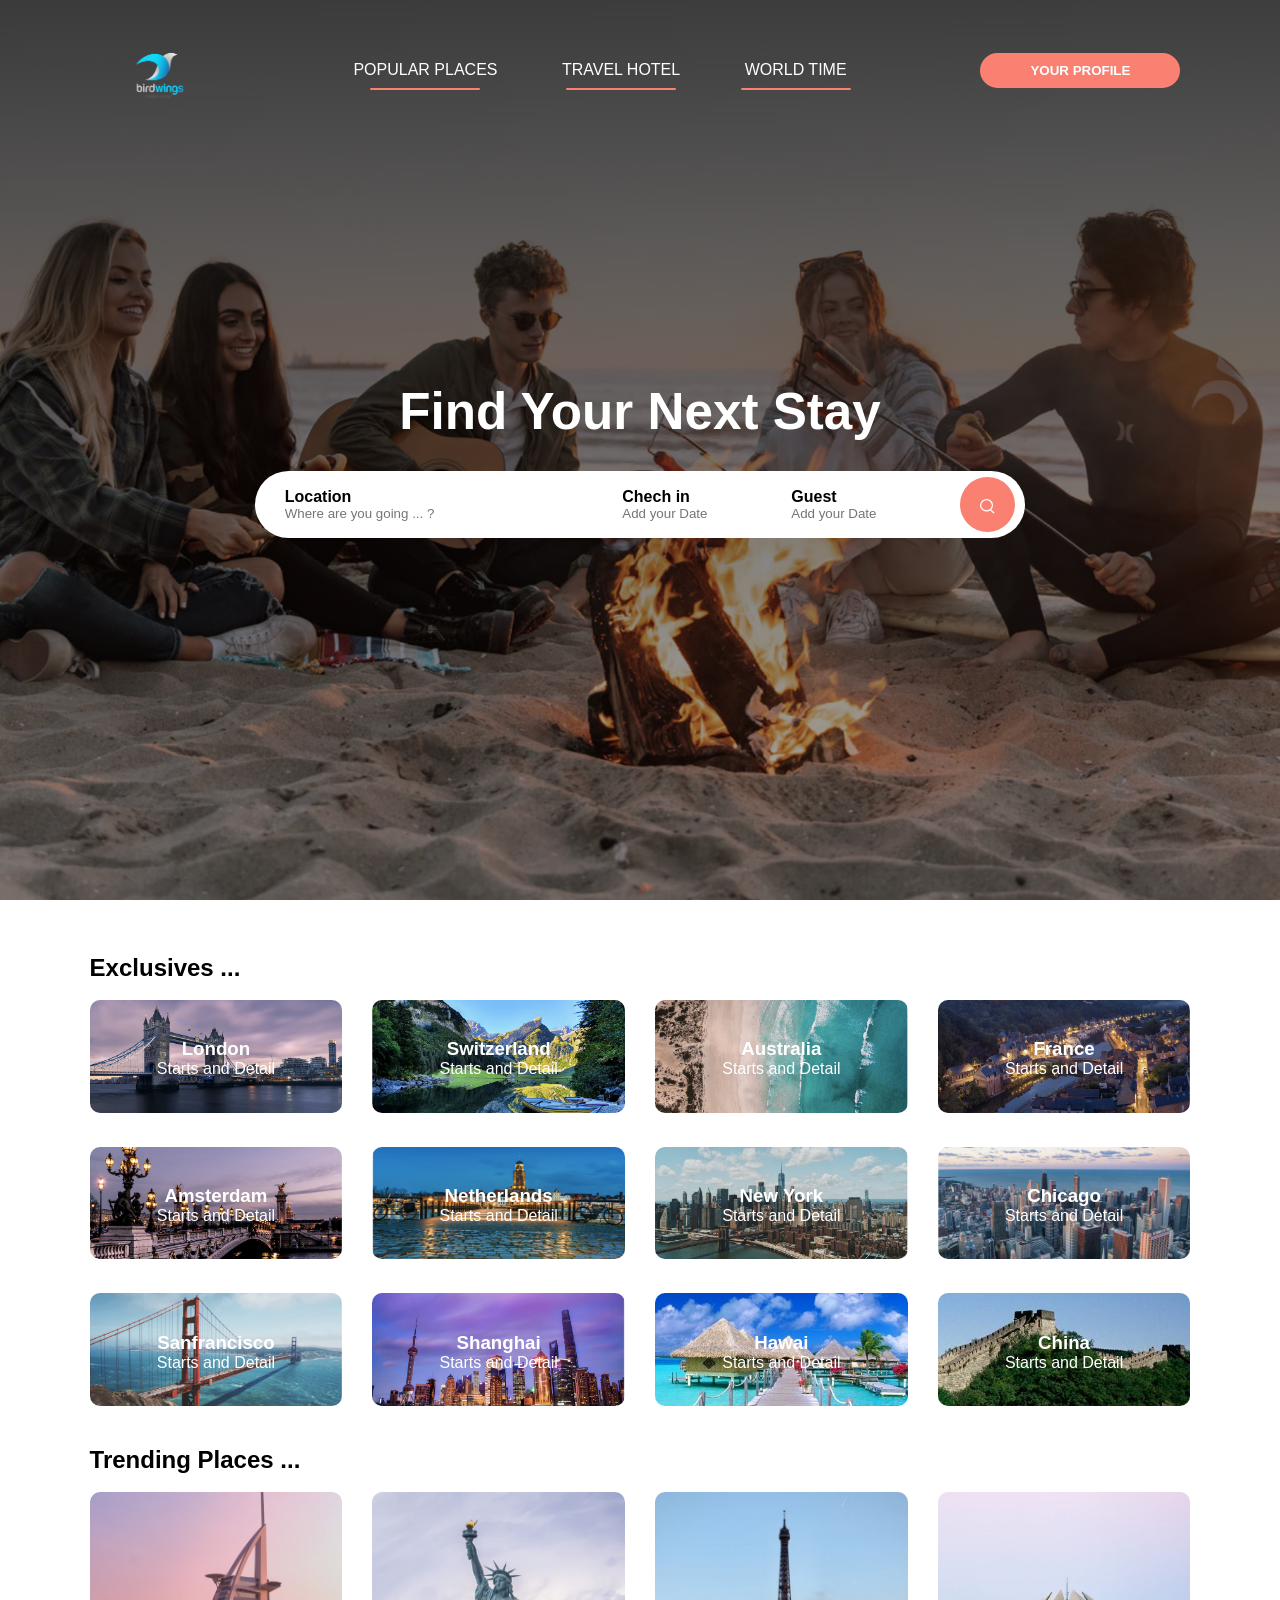
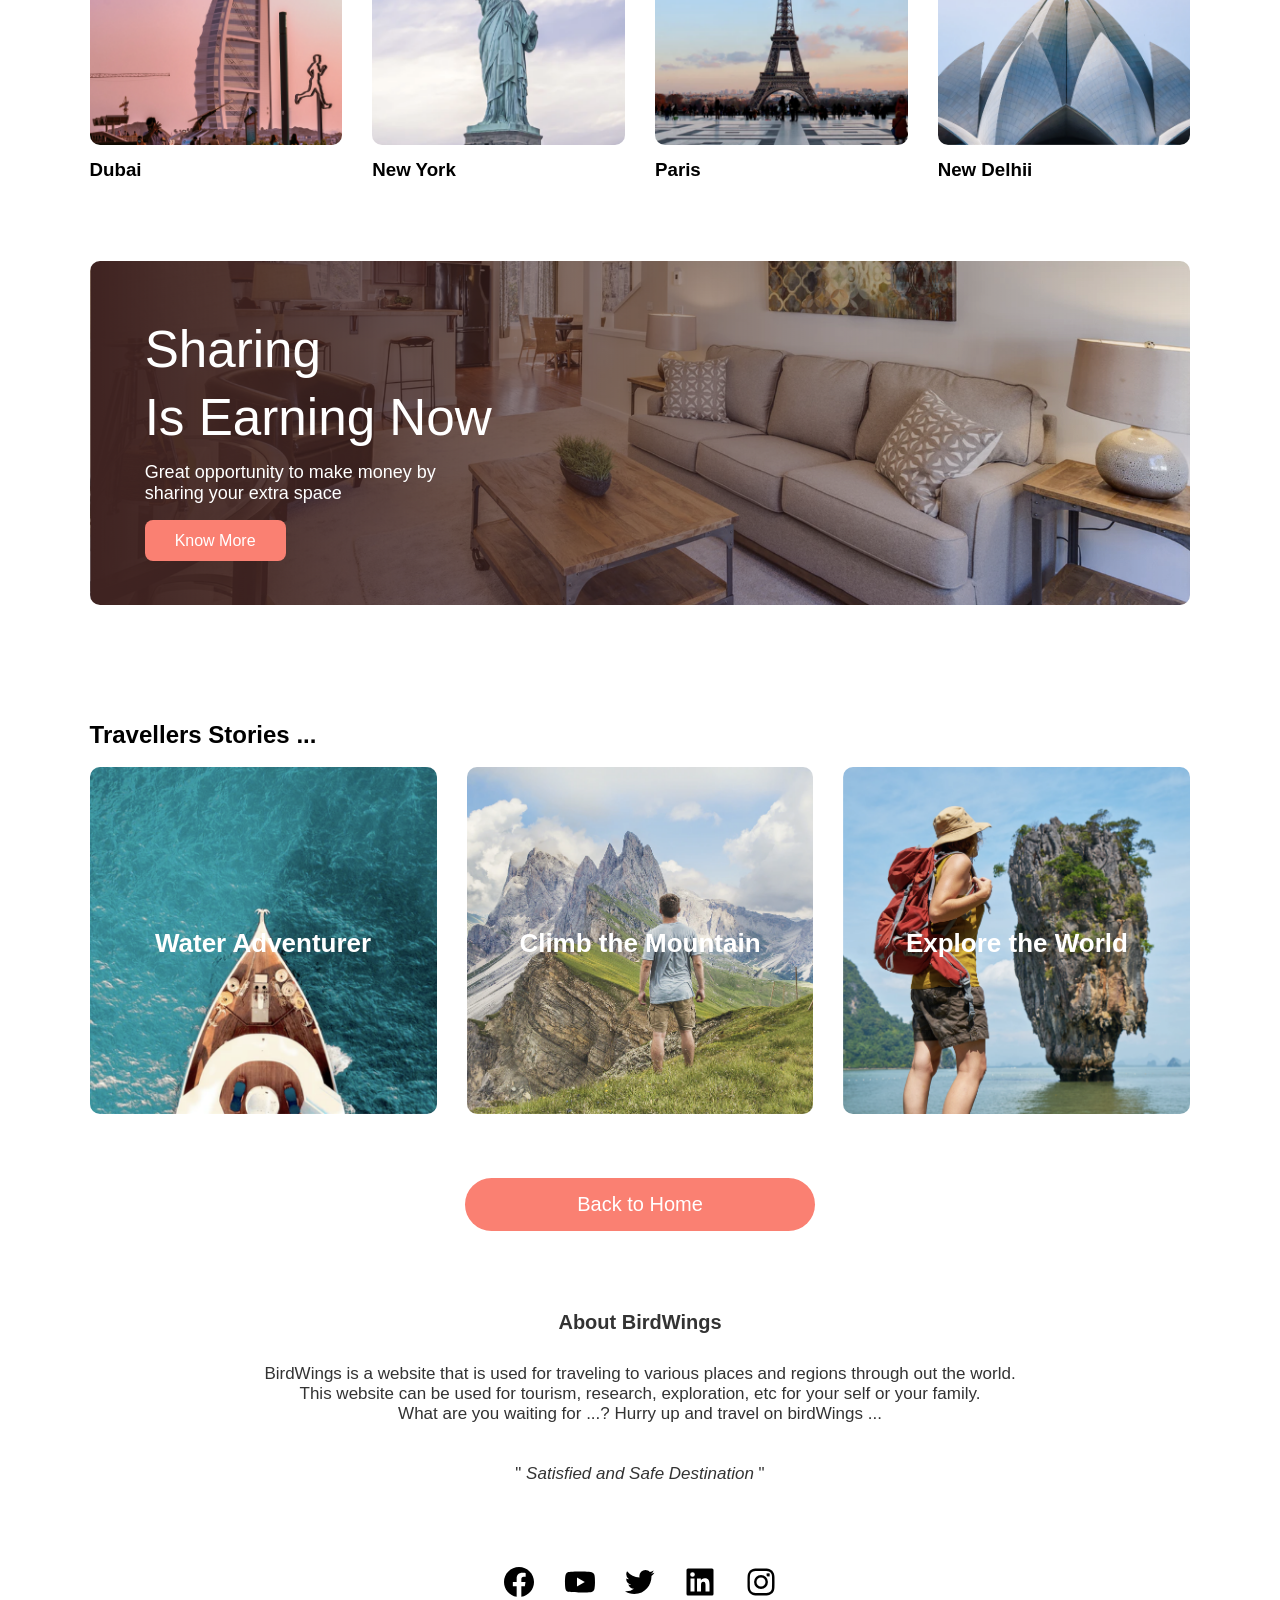
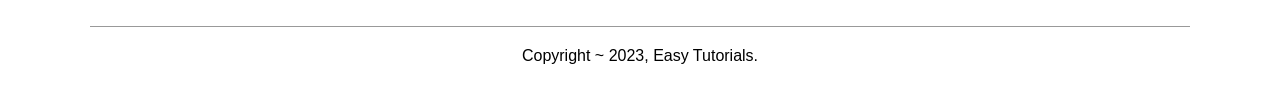
<file: index.html>
<!DOCTYPE html>
<html>
    <head>
        <meta name="viewport" content="width=device-width, inital-scale=1.0">
        <title>BirdWings Travel a Website- Easy Tutorials</title>
        <link rel="stylesheet" href="04-style.css">
        <script src="https://kit.fontawasesome.com/c4254e24a8.js" crossorigin="anonymous"></script>
    </head>
    <body>
        <div class="header">
            <nav>
                <img src="logo (02).png" width="250" height="100" class="logo">
                <ul class="nav-links">
                    <li><a href="#text-1" class="active">Popular Places</a></li>
                    <li><a href="website-hotel.html" class="active">Travel Hotel</a></li>
                    <li><a href="website-o'clock.html" class="active">World Time</a></li>
                </ul>
                <button class="back"><a href="website-profil.html" class="register-btn"><span class="next"></span>YOUR PROFILE</a></button>
            </nav>
            <div class="container">
                <h1><b>Find Your Next Stay</b></h1>
                <div class="search-bar">
                    <form>
                        <div class="location-input">
                            <label>Location</label>
                            <br><input type="text" placeholder="Where are you going ... ?">
                        </div>
                        <div>
                            <label>Chech in</label>
                            <p><input type="text" placeholder="Add your Date"></p>
                        </div>
                        <div>
                            <label>Guest</label>
                            <p><input type="text" placeholder="Add your Date"></p>
                        </div>
                        <button type="submit"><img src="search.png"></button>
                    </form>
                </div>
            </div>
        </div>

        <p></p><br><br><br>
        <div class="container">
            <p><h2 class="sub.title" id="text-1">Exclusives ...</h2></p><br>
            <div class="exclusives">
                <div>
                    <img src="image-1.png">
                    <span>
                        <h3>London</h3>
                        <p>Starts and Detail</p>
                    </span>
                </div>
                <div>
                    <img src="image-2.png">
                    <span>
                        <h3>Switzerland</h3>
                        <p>Starts and Detail</p>
                    </span>
                </div>
                <div>
                    <img src="image-3.png">
                    <span>
                        <h3>Australia</h3>
                        <p>Starts and Detail</p>
                    </span>
                </div>
                <div>
                    <img src="image-4.png">
                    <span>
                        <h3>France</h3>
                        <p>Starts and Detail</p>
                    </span>
                </div>
                <div>
                    <img src="image-5.png">
                    <span>
                        <h3>Amsterdam</h3>
                        <p>Starts and Detail</p>
                    </span>
                </div>
                <div>
                    <img src="image-6.png">
                    <span>
                        <h3>Netherlands</h3>
                        <p>Starts and Detail</p>
                    </span>
                </div>
                <div>
                    <img src="image-7.png">
                    <span>
                        <h3>New York</h3>
                        <p>Starts and Detail</p>
                    </span>
                </div>
                <div>
                    <img src="image-8.png">
                    <span>
                        <h3>Chicago</h3>
                        <p>Starts and Detail</p>
                    </span>
                </div>
                <div>
                    <img src="image-9.png">
                    <span>
                        <h3>Sanfrancisco</h3>
                        <p>Starts and Detail</p>
                    </span>
                </div>
                <div>
                    <img src="image-10.png">
                    <span>
                        <h3>Shanghai</h3>
                        <p>Starts and Detail</p>
                    </span>
                </div>
                <div>
                    <img src="image-16.jpg">
                    <span>
                        <h3>Hawai</h3>
                        <p>Starts and Detail</p>
                    </span>
                </div>
                <div>
                    <img src="image-17.jpg">
                    <span>
                        <h3>China</h3>
                        <p>Starts and Detail</p>
                    </span>
                </div>
            </div>

            <p></p><br><br>
            <p><h2 class="sub.title">Trending Places ...</h2></p><br>
            <div class="trending">
                <div>
                    <img src="dubai.png">
                    <h3>Dubai</h3>
                </div>
                <div>
                    <img src="new-york.png">
                    <h3>New York</h3>
                </div>
                <div>
                    <img src="paris.png">
                    <h3>Paris</h3>
                </div>
                <div>
                    <img src="new-delhi.png">
                    <h3>New Delhii</h3>
                </div>
            </div>

            <div class="cta">
                <h3>Sharing <br>Is Earning Now</h3>
                <p>Great opportunity to make money by <br>sharing your extra space</p><br>
                <a href="https://rb.gy/u8u7wn" class="cta-btn">Know More</a>
            </div>

            <p></p><br><br>
            <p><h2 class="sub-title">Travellers Stories ...</h2></p><br>
            <div class="stories">
                <div>
                    <img src="story-1.png">
                    <p><b>Water Adventurer</b></p>
                </div>
                <div>
                    <img src="story-2.png">
                    <p><b>Climb the Mountain</b></p>
                </div>
                <div>
                    <img src="story-3.png">
                    <p><b>Explore the World</b></p>
                </div>
            </div>
            <a href="#" class="start-btn">Back to Home</a>

            <div class="about-msg">
                <h2><b>About BirdWings</b></h2>
                <p>BirdWings is a website that is used for traveling to various places and regions through out the world. 
                    <br>This website can be used for tourism, research, exploration, etc for your self or your family. 
                    <br>What are you waiting for ...? Hurry up and travel on birdWings ...</p>
                    <br><br><p>" <i>Satisfied and Safe Destination</i> "</p>
            </div>

            <div class="footer">
                <di>
                    <a href="htttps://facebook.com/"><img src="facebook-circle-logo-24.png"></a>
                </di>
                <di>
                    <a href="htttps://youtube.com/"><img src="youtube-logo-24.png"></i></a>
                </di>
                <di>
                    <a href="htttps://twitter.com/"><img src="twitter-logo-24.png"></i></a>
                </di>
                <di>
                    <a href="htttps://linkedin.com/"><img src="linkedin-square-logo-24.png"></i></a>
                </di>
                <di>
                    <a href="htttps://instagrm.com/"><img src="instagram-logo-24.png"></i></a>
                </di>
                <hr>
                <p>Copyright ~ 2023, Easy Tutorials.</p>
            </div>
        </div>

    </body>
</html>
</file>
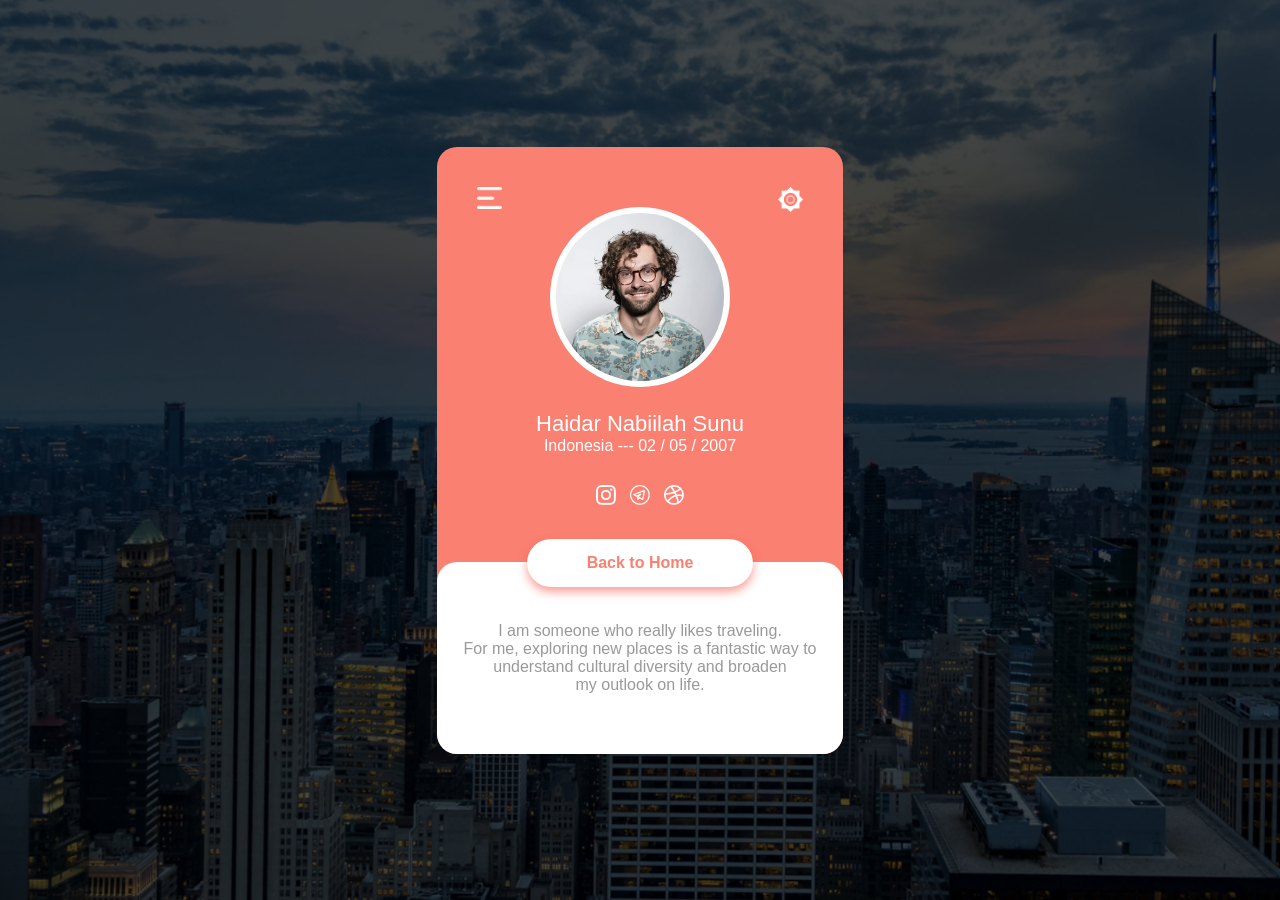
<file: website-profil.html>
<!DOCTYPE html>
<html>
    <head>

        <title>Profile Card Design - Easy Tutorials</title>
        <link rel="stylesheet" href="06-style.css">
    </head>
    <body>
        <div class="container">
            <div class="profile-box">
                <img src="menu.png" class="menu-icon">
                <img src="setting.png" class="setting-icon">
                <img src="profile-pic.png" class="profile-pic">
                <h3>Haidar Nabiilah Sunu</h3>
                <p>Indonesia --- 02 / 05 / 2007</p>
                <div class="social-media">
                    <img src="instagram.png">
                    <img src="telegram.png">
                    <img src="dribble.png">
                </div>
                <button type="botton"><a href="index.html">Back to Home</a></button>
                <div class="profile-bottom">
                    <p>I am someone who really likes traveling. 
                        <br>For me, exploring new places is a fantastic way to 
                        <br>understand cultural diversity and broaden 
                        <br>my outlook on life.</p>
                    <p>
                </div>
            </div>
        </div>
    </body>
</html>
</file>
<file: 04-style.css>
*{
    margin: 0;
    padding: 0;
    box-sizing: border-box;
    font-family: 'poppins', sans-serif;
}
.header{
    min-height: 100vh;
    width: 100%;
    background-image: linear-gradient(rgba(0, 0, 0, 0.75), rgba(0, 0, 0, 0.3)),url(banner.png);
    background-size: cover;
    background-position: center;
}
nav{
    display: flex;
    align-items: center;
    justify-content: space-between;
    padding: 20px 7%; 
    width: 100%;
    margin: auto;
}
.logo{
    width: 140px;
    cursor: pointer;
}
.nav-links li{
    list-style: none;
    display: inline-block;
    margin: 10px 30px;
    position: relative;
}
.nav-links li a{
    text-decoration: none;
    color: #fff;
    text-transform: uppercase; 
}

.back{
    width: 200px;
    padding: 8px 20px; 
    text-align: center;
    margin: 20px 10px;
    border-radius: 25px;
    font-weight: bold;
    border: 2px solid #fa8072;
    background: #fa8072;
    color: #fff;
    cursor: pointer;
    position: relative;
    overflow: hidden;
}
.register-btn{
    text-decoration: none;
    color: #fff;
    text-transform: unset; 
}
.next{
    background: #fa8072;
    height: 100%;
    width: 0;
    border-radius: 25px;
    position: absolute;
    left: 0;
    bottom: 0;
    z-index: -1;
    transition: 0.5s;
}
button:hover span{
    width: 200%;
}
button:hover{
    border: none;
    background: rgba(214, 86, 64, 1);;
}

.container{
    padding: 0 7%;
}
.header h1{
    font-size: 4vw;
    font-weight: 500;
    color: #fff;
    text-align: center;
    padding-top: 22%;
}
.search-bar{
    background: #fff;
    width: 70%;
    margin: 30px auto;
    padding: 6px 10px 6px 30px;
    border-radius: 50px;
}
.search-bar form{
    display: flex;
    align-items: center;
    flex-wrap: wrap;
}
.search-bar form input{
    display: block;
    border: 0;
    outline: none;
    background: transparent;
}
.search-bar form button{
    background: #fa8072;
    width: 55px;
    height: 55px;
    border-radius: 50%;
    border: 0;
    outline: none;
    cursor: pointer;
}
.search-bar form button img{
    width: 15px;
    margin-top: 7px;
}
.location-input{
    flex: 1;
}
.search-bar form label{
    font-weight: 600;
}

/* -----exclusives-----*/
.sub.title{
    margin: 50px 0 20px;
    font-size: 2.2vw;
    font-weight: 900;
    color: #333;    
}
.exclusives{
    display: grid;
    grid-template-columns: repeat(auto-fit, minmax(200px, 1fr));
    grid-gap: 30px;
}
.exclusives div img{
    width: 100%;
    border-radius: 10px;
}
.exclusives div{
    position: relative;
}
.exclusives div span{
    position: absolute;
    top: 50%;
    left: 50%;
    transform: translate(-50%,-50%);
    text-align: center;
    color: #fff;
}

/*-----Trending Places-----*/
.trending{
    display: grid;
    grid-template-columns: repeat(auto-fit, minmax(200px, 1fr));
    grid-gap: 30px;
    margin-bottom: 30px;
}
.trending div img{
    width: 100%;
    border-radius: 10px;
}
.trending h3{
    font-weight: 600;
    margin-top: 10px;
}
/*---call to action---*/
.cta{
    margin: 80px 0;
    background-image: linear-gradient(to right, #3f2321, transparent),url(banner-2.png);
    background-size: cover;
    background-position: center;
    border-radius: 10px;
    padding: 5%;
    color: #fff;
}
.cta h3{
    font-size: 4vw;
    line-height: 5.3vw;
    font-weight: 500;
}
.cta p{
    font-size: 18px;
    margin: 10px 0;
}
.cta-btn{
    background: #fa8072;
    color: #fff;
    text-decoration: none;
    padding: 12px 30px;
    border-radius: 8px;
    margin-top: 20px;
}
.cta-btn:hover{
    border: none;
    background: rgba(214, 86, 64, 1);;
}

/*---Travelles Stories---*/
.stories{
    display: grid;
    grid-template-columns: repeat(auto-fit, minmax(200px, 1fr));
    grid-gap: 30px;
    margin-bottom: 20px;
}
.stories div img{
    width: 100%;
    border-radius: 10px;
}
.stories div{
    position: relative;
    text-align: center;
}
.stories p{
    width: 80%;
    position: absolute;
    top: 50%;
    left: 50%;
    transform: translate(-50%,-50%);
    color: #fff;
    font-size: 26px;
}
.start-btn{
    text-decoration: none;
    background: #fa8072;
    color: #fff;
    width: 80%;
    max-width: 350px;
    display: block;
    text-align: center;
    margin: 60px auto;
    padding: 15px;
    border-radius: 30px;
    font-size: 20px;
}
.start-btn button{
    text-decoration: none;
    background: #fa8072;
    color: #fff;
    width: 80%;
    max-width: 350px;
    display: block;
    text-align: center;
    margin: 60px auto;
    padding: 15px;
    border-radius: 30px;
    font-size: 20px;
}
.start-btn:hover{
    border: none;
    background: rgba(214, 86, 64, 1);;
}

/*----about-msg----*/
.about-msg{
    text-align: center;
    margin: 80px 0;
    color: #333;
    font-size: 17px;
}
.about-msg h2{
    font-size: 20px;
    margin-bottom: 30px;
    font-weight: 500;
}
/*--footer--*/
.footer{
    margin: 80px 0 10px;
    text-align: center;
}
.footer a{
    text-decoration: none;
    color: #999;
    font-size: 22px;
    margin: 0 10px;
}
.footer img{
    color: #999;
    text-decoration: none;
}
.footer hr{
    background: #999;
    height: 1px;
    width: 100%;
    border: 0;
    margin: 20px 0;
}
.footer p{
    padding-bottom: 15px;
}

.active{
    position: relative;
}
.active::after{
    content: '';
    background: #fa8072;
    width: 110px;
    height: 2px;
    position: absolute;
    left: 50%;
    transform: translate(-50%);
    bottom: -12px;
    border-radius: 2px;    
}
</file>
<file: 06-style.css>
*{
    margin: 0;
    padding: 0;
    box-sizing: border-box;
    font-family: 'poppins', sans-serif;
}
.container{
    width: 100%;
    height: 100vh;
    background: url(background.png);
    background-size: cover;
    background-position: center;
    display: flex;
    align-items: center;
    justify-content: center;
}
.profile-box{
    background: #fa8072;
    text-align: center;
    padding: 40px 90px;
    color: #fff;
    position: relative;
    border-radius: 20px;
}
.menu-icon{
    width: 25px;
    position: absolute;
    left: 40px;
    top: 40px;
}
.setting-icon{
    width: 25px;
    position: absolute;
    right: 40px;
    top: 40px;
}
.profile-pic{
    width: 15px;
    border-radius: 50%;
    background: #fff;
    padding: 6px;
    margin-top: 20px;
}
.profile-pic{
    width: 20vh;
    height: 20vh;
}
.profile-bottom{
    background: #fff;
    color: #999;
    padding: 60px 0;
    margin-right: -90px;
    margin-left: -90px;
    margin-bottom: -40px;
    border-radius: 20px;
    margin-top: -10px;
}
.profile-bottom img{
    width: 15px;
    margin-top: 15px;
    cursor: pointer;
}
.profile-box button{
    background: #fff;
    color: #fa8072;
    border: none;
    outline: none;
    box-shadow: 0 5px 10px rgba(244, 67, 54, 0.5);
    padding: 15px 60px;
    cursor: pointer;
    border-radius: 30px;
    margin-bottom: -50px;
    font-weight: 600;
    font-size: 16px;
}
.profile-box h3{
    font-size: 22px;
    margin-top: 20px;
    font-weight: 500;
}
.social-media img{
    width: 20px;
    margin: 30px 5px;
    cursor: pointer;
}
a{
    color: #fa8072;
    text-decoration: none;
}
</file>
